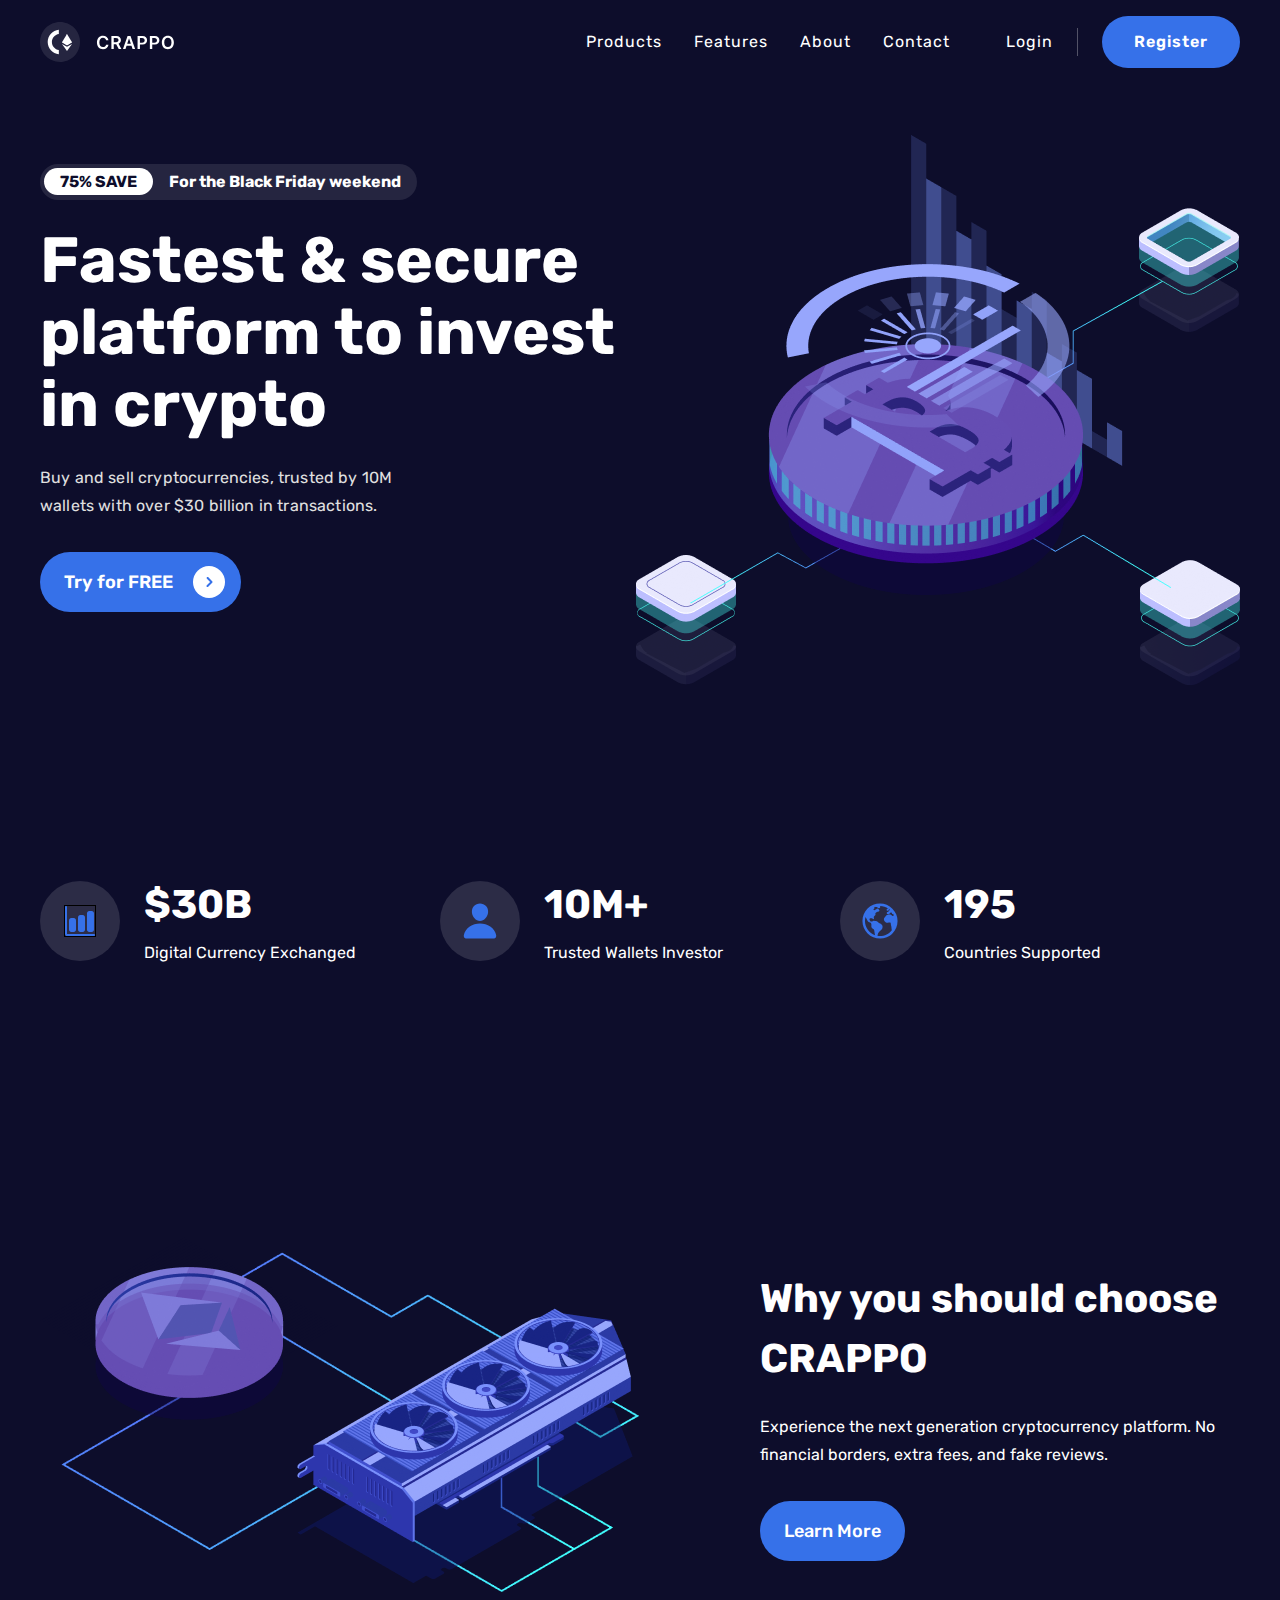
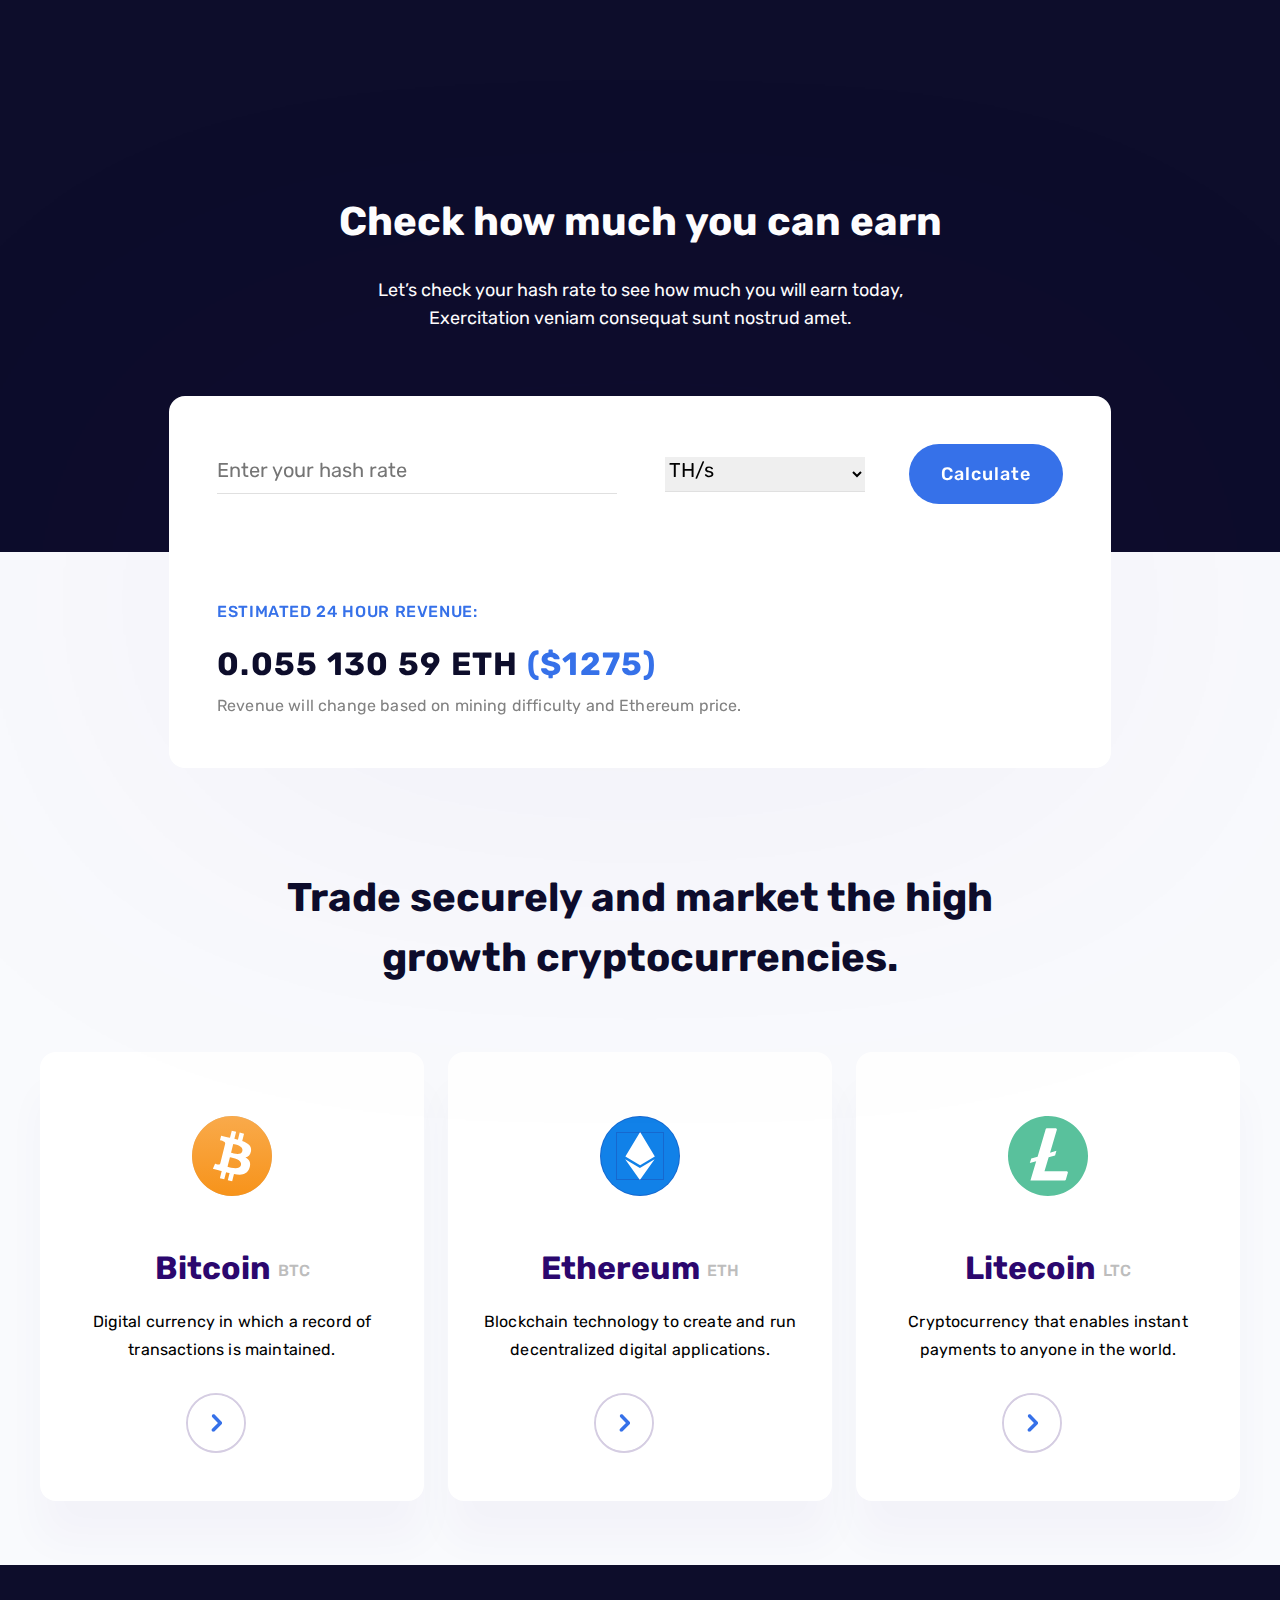
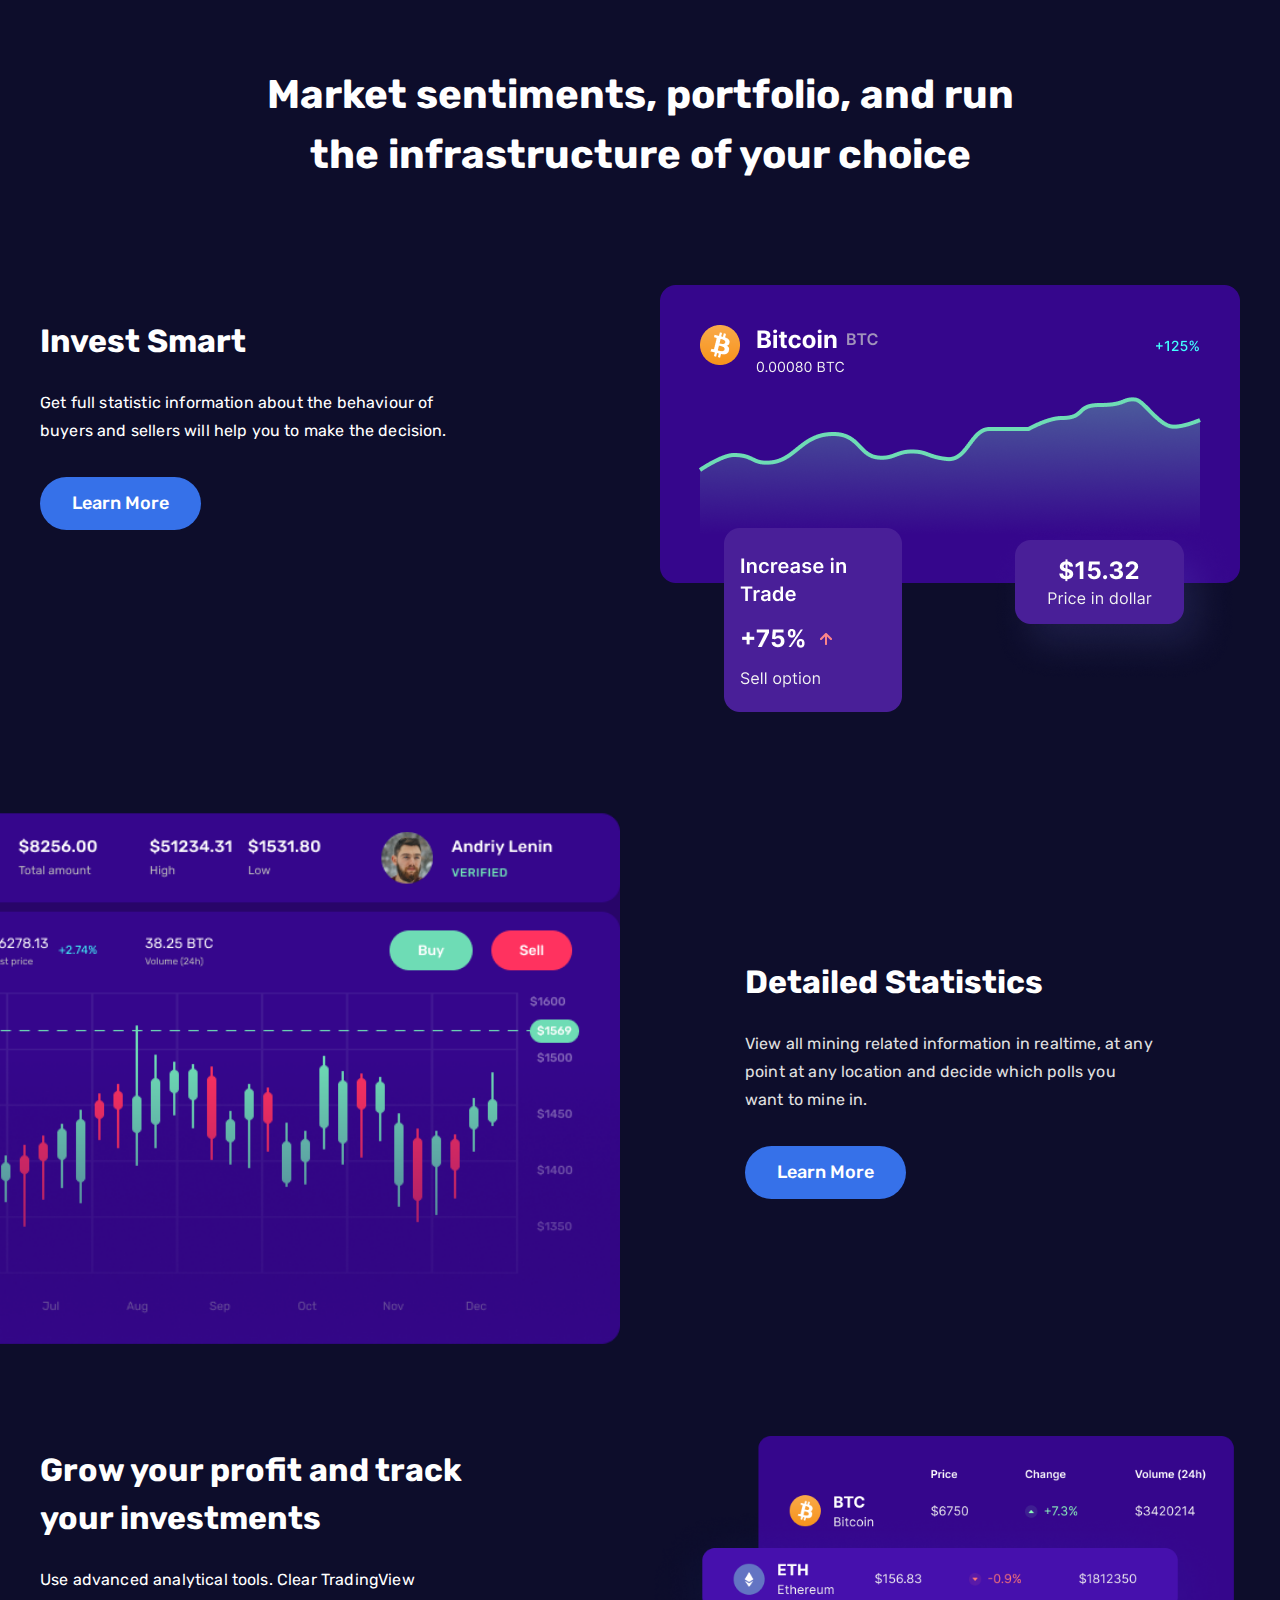
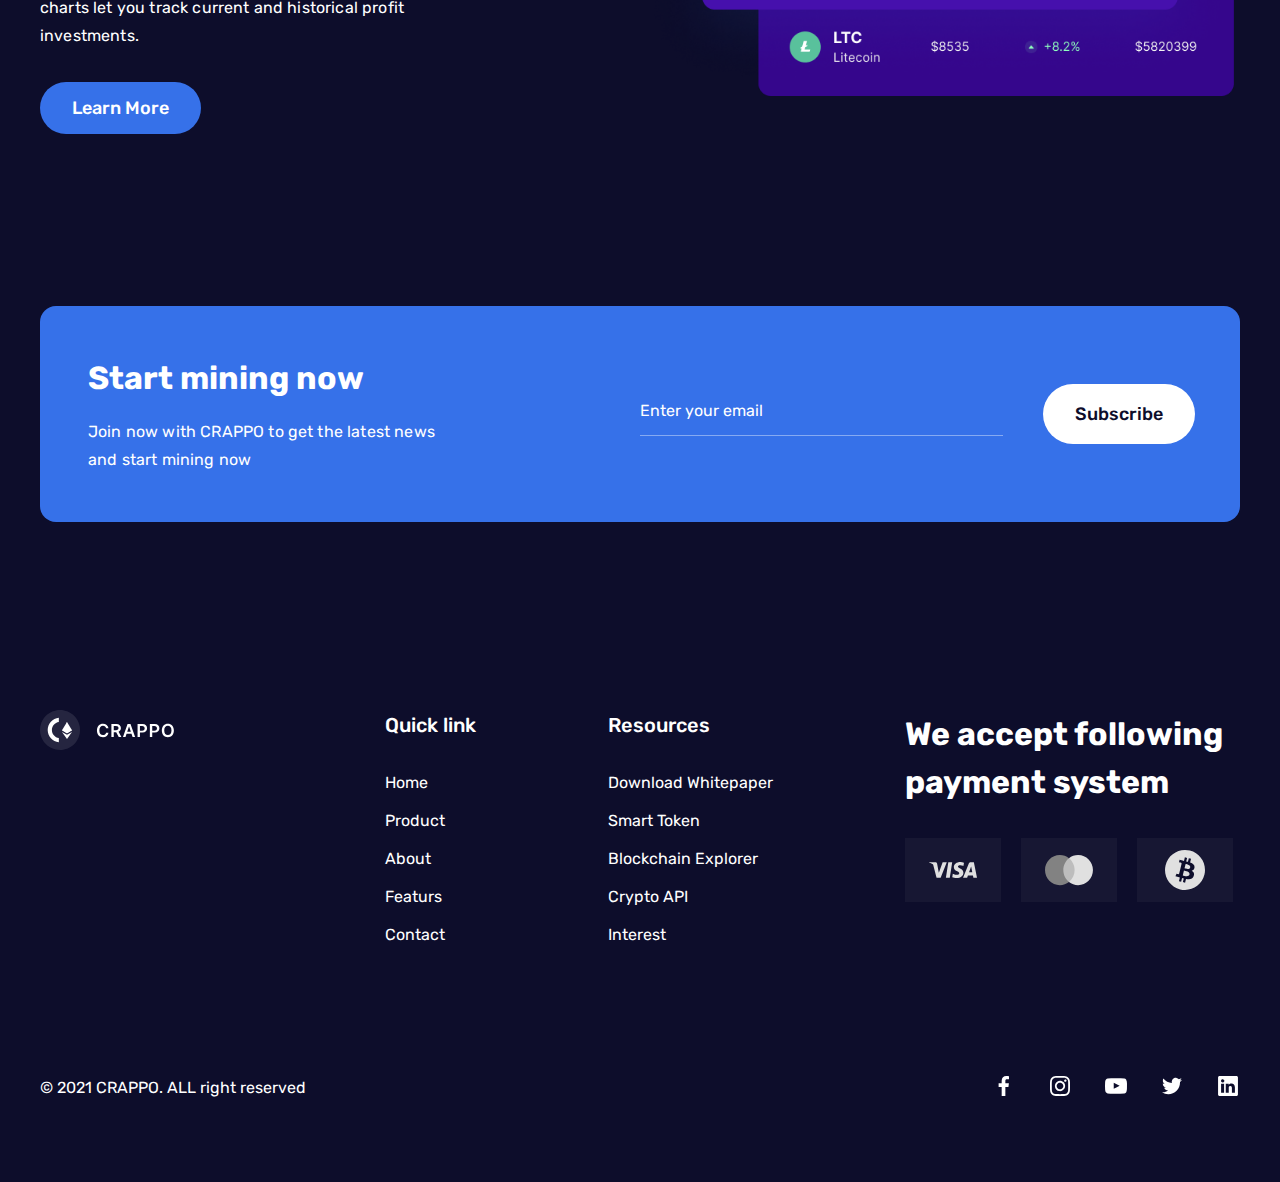
<file: index.html>
<!DOCTYPE html>
<html>
  <head>
    <!-- meta -->
    <meta charset="UTF-8" />
    <meta name="viewport" content="width=device-width, initial-scale=1.0" />

    <!-- title -->
    <title>crappo</title>

    <!-- favicon -->
    <link rel="icon" href="assets/image/icon/favicon.ico" />

    <!-- css -->
    <link rel="stylesheet" href="assets/css/normalize.css" />
    <link rel="stylesheet" href="assets/css/style.css" />
  </head>
  <body>
    <!-- header -->
    <div class="header">
      <div class="container">
        <div class="header-wrapper">
          <!-- logo -->
          <div class="logo">
            <a class="logo-link" href="#">
              <img
                class="logo-img"
                src="assets/images/logo/crappo.svg"
                alt="crappo"
              />
            </a>
          </div>

          <!-- burger-menu -->
          <button class="burger-menu" id="buttonMenu" type="button">
            <span class="burger-menu-bar"></span>
            <span class="burger-menu-bar"></span>
            <span class="burger-menu-bar"></span>
          </button>

          <!-- header-btn -->
          <a class="header-btn">
            <img src="assets/images/icon/register.svg" alt="register" />
            <span>Register</span>
          </a>

          <!-- nav -->
          <div class="nav">
            <!-- menu -->
            <ul class="menu" id="mobileMenu">
              <li class="menu-item">
                <a class="menu-link" href="products.html">Products</a>
              </li>
              <li class="menu-item">
                <a class="menu-link" href="featurs.html">Features</a>
              </li>
              <li class="menu-item">
                <a class="menu-link" href="about.html">About</a>
              </li>
              <li class="menu-item">
                <a class="menu-link" href="contact.html">Contact</a>
              </li>
              <li class="menu-item">
                <a class="menu-link" href="login.html">Login</a>
              </li>
            </ul>
          </div>
        </div>
      </div>
    </div>

    <!-- main -->
    <div class="main">
      <!-- hero-banner -->
      <div class="hero-banner">
        <div class="container">
          <div class="hero-banner-inner">
            <div class="hero-banner-img">
              <img
                src="assets/images/dummy/hero-banner.png"
                alt="hero-banner-img"
              />
            </div>
            <div class="hero-banner-text">
              <h6 class="hero-banner-discount">
                <span>75% SAVE</span>For the Black Friday weekend
              </h6>
              <h1 class="hero-banner-title">
                Fastest & secure platform to invest in crypto
              </h1>
              <p class="hero-banner-description">
                Buy and sell cryptocurrencies, trusted by 10M wallets with over
                $30 billion in transactions.
              </p>
              <a class="hero-banner-link" href="#"
                >Try for FREE
                <img
                  src="assets/images/icon/arrow-right.svg"
                  alt="arrow-right"
                />
              </a>
            </div>
          </div>
        </div>
      </div>

      <!-- features -->
      <div class="features">
        <div class="container">
          <div class="features-list">
            <div class="features-item">
              <div class="features-img">
                <img
                  class="features-img-el"
                  src="assets/images/icon/chart.svg"
                  alt="chart"
                />
              </div>
              <div class="features-text">
                <h2 class="features-title">$30B</h2>
                <p class="features-desc">Digital Currency Exchanged</p>
              </div>
            </div>
            <div class="features-item">
              <div class="features-img">
                <img
                  class="features-img-el"
                  src="assets/images/icon/user.svg"
                  alt="user"
                />
              </div>
              <div class="features-text">
                <h2 class="features-title">10M+</h2>
                <p class="features-desc">Trusted Wallets Investor</p>
              </div>
            </div>
            <div class="features-item">
              <div class="features-img">
                <img
                  class="features-img-el"
                  src="assets/images/icon/earth.svg"
                  alt="earth"
                />
              </div>
              <div class="features-text">
                <h2 class="features-title">195</h2>
                <p class="features-desc">Countries Supported</p>
              </div>
            </div>
          </div>
        </div>
      </div>

      <!-- why-crappo -->
      <div class="why-crappo">
        <div class="container">
          <div class="why-crappo-inner">
            <div class="why-crappo-img">
              <img
                class="why-crappo-img-el"
                src="assets/images/dummy/why-crappo.png"
              />
            </div>
            <div class="why-crappo-text">
              <h2 class="why-crappo-title">Why you should choose CRAPPO</h2>
              <h6 class="why-crappo-desc">
                Experience the next generation cryptocurrency platform. No
                financial borders, extra fees, and fake reviews.
              </h6>
              <a href="#" class="why-crappo-link">Learn More</a>
            </div>
          </div>
        </div>
      </div>

      <!-- calculator -->
      <div class="calculator">
        <div class="container">
          <h2 class="calculator-title">Check how much you can earn</h2>
          <p class="calculator-desc">
            Let’s check your hash rate to see how much you will earn today,
            Exercitation veniam consequat sunt nostrud amet.
          </p>
          <div class="calculator-box">
            <form class="calculator-form">
              <div class="calculator-rate">
                <div class="calculator-group">
                  <input
                    class="calculator-input"
                    type="text"
                    name="rate"
                    placeholder="Enter your hash rate"
                  />
                  <select class="calculator-select">
                    <option value="1">TH/s</option>
                    <option value="2">TH/m</option>
                    <option value="3">TH/h</option>
                    <option value="4">TH/mm</option>
                  </select>
                </div>

                <div class="calculator-action">
                  <button
                    class="calculator-btn"
                    type="button"
                    id="calculatorBtn"
                  >
                    Calculate
                  </button>
                </div>
              </div>
            </form>

            <div class="calculator-text">
              <h5 class="calculator-estimated">ESTIMATED 24 HOUR REVENUE:</h5>
              <h3 class="calculator-eth">
                0.055 130 59 ETH <span>($1275)</span>
              </h3>
              <p class="calculator-info">
                Revenue will change based on mining difficulty and Ethereum
                price.
              </p>
            </div>
          </div>
        </div>
      </div>

      <!-- crypto -->
      <div class="crypto">
        <div class="container">
          <h2 class="crypto-title">
            Trade securely and market the high growth cryptocurrencies.
          </h2>

          <!-- crypto-list -->
          <div class="crypto-list">
            <!-- crypto-item 1 -->
            <div class="crypto-item">
              <!-- crypto-box -->
              <div class="crypto-box">
                <!-- crypto-logo -->
                <div class="crypto-logo">
                  <!-- crypto-logo -->
                  <img
                    class="crypto-logo-el"
                    src="assets/images/icon/bitcoin.svg"
                    alt="Bitcoin"
                  />
                </div>
                <h3 class="crypto-name">Bitcoin <span>BTC</span></h3>
                <p class="crypto-desc">
                  Digital currency in which a record of transactions is
                  maintained.
                </p>
                <div class="crypto-action">
                  <button class="crypto-btn">
                    <span>Start mining</span>
                    <img
                      class="crypto-icon-el"
                      src="assets/images/icon/arrow-right.svg"
                    />
                  </button>
                </div>
              </div>
            </div>
            <!-- crypto-item 2 -->
            <div class="crypto-item">
              <!-- crypto-box -->
              <div class="crypto-box">
                <!-- crypto-logo -->
                <div class="crypto-logo">
                  <img
                    class="crypto-logo-el"
                    src="assets/images/icon/ethereum.svg"
                    alt="Bitcoin"
                  />
                </div>
                <h3 class="crypto-name">Ethereum <span>ETH</span></h3>
                <p class="crypto-desc">
                  Blockchain technology to create and run decentralized digital
                  applications.
                </p>
                <div class="crypto-action">
                  <button class="crypto-btn">
                    <span>Start mining</span>
                    <img
                      class="crypto-icon-el"
                      src="assets/images/icon/arrow-right.svg"
                      alt="Ethereum"
                    />
                  </button>
                </div>
              </div>
            </div>
            <!-- crypto-item 3 -->
            <div class="crypto-item">
              <!-- crypto-box -->
              <div class="crypto-box">
                <!-- crypto-logo -->
                <div class="crypto-logo">
                  <img
                    class="crypto-logo-el"
                    src="assets/images/icon/litecoin.svg"
                    alt="litecoin"
                  />
                </div>
                <h3 class="crypto-name">Litecoin <span>LTC</span></h3>
                <p class="crypto-desc">
                  Cryptocurrency that enables instant payments to anyone in the
                  world.
                </p>
                <div class="crypto-action">
                  <button class="crypto-btn">
                    <span>Start mining</span>
                    <img
                      class="crypto-icon-el"
                      src="assets/images/icon/arrow-right.svg"
                    />
                  </button>
                </div>
              </div>
            </div>
          </div>
        </div>
      </div>

      <!-- market -->
      <div class="market">
        <div class="container">
          <!-- market-title -->
          <h2 class="market-title">
            Market sentiments, portfolio, and run the infrastructure of your
            choice
          </h2>
          <!-- market-inner -->
          <div class="market-inner">
            <!-- market-image -->
            <div class="market-image">
              <img
                class="market-image-el"
                src="assets/images/dummy/chart.png"
                alt="chart"
              />
            </div>
            <!-- market-text -->
            <div class="market-text">
              <!-- market-name -->
              <h3 class="market-name">Invest Smart</h3>
              <!-- market-desc -->
              <p class="market-desc">
                Get full statistic information about the behaviour of buyers and
                sellers will help you to make the decision.
              </p>
              <!-- market-btn -->
              <button class="market-btn">Learn More</button>
            </div>
          </div>
        </div>
      </div>

      <!-- statistics -->
      <div class="statistics">
        <!-- statistics-container -->
        <div class="container">
          <!-- statitstics-inner -->
          <div class="statistics-inner">
            <!-- statistics-image -->
            <div class="statistics-image">
              <img
                class="statistics-image-el"
                src="assets/images/dummy/graph.png"
                alt="alt"
              />
            </div>

            <!-- statistics-text -->
            <div class="statistics-text">
              <h3 class="statistics-name">Detailed Statistics</h3>

              <!-- statistics-desc -->
              <p class="statistics-desc">
                View all mining related information in realtime, at any point at
                any location and decide which polls you want to mine in.
              </p>

              <!-- statistics-button -->
              <button class="statistics-btn">Learn More</button>
            </div>
          </div>
        </div>
      </div>

      <!-- grow -->
      <div class="grow">
        <!-- grow-container -->
        <div class="container">
          <!-- grow-inner -->
          <div class="grow-inner">
            <!-- image -->
            <div class="grow-image">
              <img
                class="grow-image-el"
                src="assets/images/dummy/table.png"
                alt="graph"
              />
            </div>
            <!-- grow-text -->
            <div class="grow-text">
              <!-- grow-name -->
              <h3 class="grow-name">
                Grow your profit and track your investments
              </h3>
              <!-- grow-desc -->
              <p class="grow-desc">
                Use advanced analytical tools. Clear TradingView charts let you
                track current and historical profit investments.
              </p>
              <!-- grow-btn -->
              <button class="grow-btn">Learn More</button>
            </div>
          </div>
        </div>
      </div>

      <!-- mining -->
      <div class="mining">
        <div class="container">
          <!-- mining-box -->
          <div class="mining-box">
            <!--mining-text-->
            <div class="mining-text">
              <div class="mining-wrap">
                <!-- mining-name -->
                <h3 class="mining-name">Start mining now</h3>
                <p class="mining-desc">
                  Join now with CRAPPO to get the latest news and start mining
                  now
                </p>
              </div>
            </div>
            <!-- mining-form -->
            <div class="mining-form">
              <!-- mining-email -->
              <div class="mining-email">
                <input
                  class="mining-input"
                  type="text"
                  name="email"
                  placeholder="Enter your email"
                />
              </div>
              <!--mining-action -->
              <div class="mining-action">
                <button class="mining-btn">Subscribe</button>
              </div>
            </div>
          </div>
        </div>
      </div>
    </div>

    <!-- footer -->
    <div class="footer">
      <div class="container">
        <!-- footer-top -->
        <div class="footer-top">
          <div class="footer-inner">
            <!-- footer-logo -->
            <div class="footer-logo">
              <a class="foooter-logo-link" href="#">
                <img
                  class="footer-logo-img"
                  src="assets/images/logo/crappo.svg"
                  alt="crappo"
                />
              </a>
            </div>

            <!-- footer-menu -->
            <div class="footer-menu">
              <!-- footer-menu-section-->
              <div class="footer-menu-section">
                <h4 class="footer-menu-title">Quick link</h4>
                <ul class="footer-menu-list">
                  <li class="footer-menu-item">
                    <a class="footer-menu-link" href="#">Home</a>
                  </li>
                  <li class="footer-menu-item">
                    <a class="footer-menu-link" href="#">Product</a>
                  </li>
                  <li class="footer-menu-item">
                    <a class="footer-menu-link" href="#">About</a>
                  </li>
                  <li class="footer-menu-item">
                    <a class="footer-menu-link" href="#">Featurs</a>
                  </li>
                  <li class="footer-menu-item">
                    <a class="footer-menu-link" href="#">Contact</a>
                  </li>
                </ul>
              </div>

              <!-- footer-menu-section -->
              <div class="footer-menu-section">
                <h4 class="footer-menu-title">Resources</h4>
                <ul class="footer-menu-list">
                  <li class="footer-menu-item">
                    <a class="footer-menu-link" href="#">Download Whitepaper</a>
                  </li>
                  <li class="footer-menu-item">
                    <a class="footer-menu-link" href="#">Smart Token</a>
                  </li>
                  <li class="footer-menu-item">
                    <a class="footer-menu-link" href="#">Blockchain Explorer</a>
                  </li>
                  <li class="footer-menu-item">
                    <a class="footer-menu-link" href="#">Crypto API</a>
                  </li>
                  <li class="footer-menu-item">
                    <a class="footer-menu-link" href="#">Interest</a>
                  </li>
                </ul>
              </div>
              <div class="footer-payment">
                <h3 class="footer-payment-title">
                  We accept following payment system
                </h3>
                <ul class="footer-payment-list">
                  <li class="footer-payment-item">
                    <a class="footer-payment-link" href="#">
                      <img
                        class="footer-payment-img"
                        src="assets/images/icon/visa.svg"
                        alt="Visa"
                      />
                    </a>
                  </li>

                  <li class="footer-payment-item">
                    <a class="footer-payment-link" href="#">
                      <img
                        class="footer-payment-img"
                        src="assets/images/icon/mastercard.svg"
                        alt="Mastercard"
                      />
                    </a>
                  </li>
                  <li class="footer-payment-item">
                    <a class="footer-payment-link" href="#">
                      <img
                        class="footer-payment-img"
                        src="assets/images/icon/bitcoin-white.svg"
                        alt="Bitcoin"
                      />
                    </a>
                  </li>
                </ul>
              </div>
            </div>
          </div>
        </div>
        <!-- footer-bottom -->
        <div class="footer-bottom">
          <div class="footer-inner">
            <p class="footer-copyright">
              &copy; 2021 CRAPPO. ALL right reserved
            </p>
            <ul class="footer-socmed">
              <li class="footer-socmed-item">
                <a class="footer-socmed-link" href="#">
                  <img
                    class="footer-socmed-img"
                    src="assets/images/icon/facebook.svg"
                    alt="Facebook"
                  />
                </a>
              </li>
              <li class="footer-socmed-item">
                <a class="footer-socmed-link" href="#">
                  <img
                    class="footer-socmed-img"
                    src="assets/images/icon/instagram.svg"
                    alt="Instagram"
                  />
                </a>
              </li>
              <li class="footer-socmed-item">
                <a class="footer-socmed-link" href="#">
                  <img
                    class="footer-socmed-img"
                    src="assets/images/icon/youtube.svg"
                    alt="Youtube"
                  />
                </a>
              </li>
              <li class="footer-socmed-item">
                <a class="footer-socmed-link" href="#">
                  <img
                    class="footer-socmed-img"
                    src="assets/images/icon/twitter.svg"
                    alt="Twitter"
                  />
                </a>
              </li>
              <li class="footer-socmed-item">
                <a class="footer-socmed-link" href="#">
                  <img
                    class="footer-socmed-img"
                    src="assets/images/icon/linkedin.svg"
                    alt="Linkedin"
                  />
                </a>
              </li>
            </ul>
          </div>
        </div>
      </div>
    </div>

    <!-- script -->
    <script src="assets/js/app.min.js"></script>
  </body>
</html>
</file>
<file: assets/css/style.css>
/* fonts */
@font-face {
  font-family: "Rubik";
  src: url("../fonts/Rubik-Bold.eot");
  src: url("../fonts/Rubik-Bold.eot?#iefix") format("embedded-opentype"),
    url("../fonts/Rubik-Bold.woff2") format("woff2"),
    url("../fonts/Rubik-Bold.woff") format("woff"),
    url("../fonts/Rubik-Bold.ttf") format("truetype"),
    url("../fonts/Rubik-Bold.svg#Rubik-Bold") format("svg");
  font-weight: 700;
  font-style: normal;
  font-display: swap;
}

@font-face {
  font-family: "Rubik";
  src: url("../fonts/Rubik-Italic.eot");
  src: url("../fonts/Rubik-Italic.eot?#iefix") format("embedded-opentype"),
    url("../fonts/Rubik-Italic.woff2") format("woff2"),
    url("../fonts/Rubik-Italic.woff") format("woff"),
    url("../fonts/Rubik-Italic.ttf") format("truetype"),
    url("../fonts/Rubik-Italic.svg#Rubik-Italic") format("svg");
  font-weight: 400;
  font-style: italic;
  font-display: swap;
}

@font-face {
  font-family: "Rubik";
  src: url("../fonts/Rubik-Medium.eot");
  src: url("../fonts/Rubik-Medium.eot?#iefix") format("embedded-opentype"),
    url("../fonts/Rubik-Medium.woff2") format("woff2"),
    url("../fonts/Rubik-Medium.woff") format("woff"),
    url("../fonts/Rubik-Medium.ttf") format("truetype"),
    url("../fonts/Rubik-Medium.svg#Rubik-Medium") format("svg");
  font-weight: 500;
  font-style: normal;
  font-display: swap;
}

@font-face {
  font-family: "Rubik";
  src: url("../fonts/Rubik-MediumItalic.eot");
  src: url("../fonts/Rubik-MediumItalic.eot?#iefix") format("embedded-opentype"),
    url("../fonts/Rubik-MediumItalic.woff2") format("woff2"),
    url("../fonts/Rubik-MediumItalic.woff") format("woff"),
    url("../fonts/Rubik-MediumItalic.ttf") format("truetype"),
    url("../fonts/Rubik-MediumItalic.svg#Rubik-MediumItalic") format("svg");
  font-weight: 500;
  font-style: italic;
  font-display: swap;
}

@font-face {
  font-family: "Rubik";
  src: url("../fonts/Rubik-BoldItalic.eot");
  src: url("../fonts/Rubik-BoldItalic.eot?#iefix") format("embedded-opentype"),
    url("../fonts/Rubik-BoldItalic.woff2") format("woff2"),
    url("../fonts/Rubik-BoldItalic.woff") format("woff"),
    url("../fonts/Rubik-BoldItalic.ttf") format("truetype"),
    url("../fonts/Rubik-BoldItalic.svg#Rubik-BoldItalic") format("svg");
  font-weight: 700;
  font-style: italic;
  font-display: swap;
}

@font-face {
  font-family: "Rubik";
  src: url("../fonts/Rubik-SemiBold.eot");
  src: url("../fonts/Rubik-SemiBold.eot?#iefix") format("embedded-opentype"),
    url("../fonts/Rubik-SemiBold.woff2") format("woff2"),
    url("../fonts/Rubik-SemiBold.woff") format("woff"),
    url("../fonts/Rubik-SemiBold.ttf") format("truetype"),
    url("../fonts/Rubik-SemiBold.svg#Rubik-SemiBold") format("svg");
  font-weight: 600;
  font-style: normal;
  font-display: swap;
}

@font-face {
  font-family: "Rubik";
  src: url("../fonts/Rubik-SemiBoldItalic.eot");
  src: url("../fonts/Rubik-SemiBoldItalic.eot?#iefix")
      format("embedded-opentype"),
    url("../fonts/Rubik-SemiBoldItalic.woff2") format("woff2"),
    url("../fonts/Rubik-SemiBoldItalic.woff") format("woff"),
    url("../fonts/Rubik-SemiBoldItalic.ttf") format("truetype"),
    url("../fonts/Rubik-SemiBoldItalic.svg#Rubik-SemiBoldItalic") format("svg");
  font-weight: 600;
  font-style: italic;
  font-display: swap;
}

@font-face {
  font-family: "Rubik";
  src: url("../fonts/Rubik-Regular.eot");
  src: url("../fonts/Rubik-Regular.eot?#iefix") format("embedded-opentype"),
    url("../fonts/Rubik-Regular.woff2") format("woff2"),
    url("../fonts/Rubik-Regular.woff") format("woff"),
    url("../fonts/Rubik-Regular.ttf") format("truetype"),
    url("../fonts/Rubik-Regular.svg#Rubik-Regular") format("svg");
  font-weight: 400;
  font-style: normal;
  font-display: swap;
}

/* end fonts */

/* global */
* {
  -webkit-box-sizing: border-box;
  -moz-box-sizing: border-box;
  -ms-box-sizing: border-box;
  -o-box-sizing: border-box;
  box-sizing: border-box;
}

body {
  font-family: "rubik", sans-serif;
  font-size: 16px;
  line-height: 1.75;
  font-weight: 400;
  background-color: #0d0d2b;
}
img {
  max-width: 100%;
}
.container {
  width: 100%;
  max-width: 1200px;
  margin-left: auto;
  margin-right: auto;
}
/* header */
.header {
  padding-top: 16px;
  padding-bottom: 16px;
  position: fixed;
  top: 0;
  left: 0;
  width: 100%;
  background-color: #0d0d2b;
  z-index: 9;
}
.header-btn img {
  display: none;
}
.burger-menu {
  display: none;
}
.logo {
  float: left;
  padding-top: 6px;
  padding-bottom: 6px;
}
.logo-link {
  display: block;
}
.logo-img {
  display: block;
}
.nav {
  float: right;
  font-size: 0;
  padding-top: 12px;
  padding-bottom: 12px;
}

.menu {
  display: inline-block;
  vertical-align: middle;
  list-style: none;
  padding: 0;
  margin: 0 24px 0 0;
  padding-right: 24px;
  border-right: 1px solid rgba(242, 242, 242, 0.3);
}
.menu-item {
  display: inline-block;
  vertical-align: middle;
  margin-right: 32px;
}
.menu-item:last-child {
  margin-right: 0;
}
.menu-item:nth-last-child(2) {
  margin-right: 56px;
}
.menu-link {
  text-decoration: none;
  color: #fff;
  font-size: 16px;
  line-height: 28px;
  letter-spacing: 1px;
  display: block;
}
.header-btn {
  float: right;
  border: 0;
  outline: 0;
  font-size: 16px;
  line-height: 24px;
  font-weight: 600;
  letter-spacing: 1px;
  text-decoration: none;
  color: #fff;
  background-color: #3671e9;
  padding: 14px 32px;
  border-radius: 32px;
  transition: all 0.3s ease;
}
.header-btn:hover {
  background-color: #fff;
  color: #3671e9;
}

/* main */
.hero-banner {
  padding-bottom: 100px;
  padding-top: 100px;
}
.hero-banner-inner::after {
  content: "";
  clear: both;
  display: table;
}
.hero-banner-text {
  float: left;
  width: 48%;
  padding-top: 64px;
  padding-bottom: 64px;
}

.hero-banner-img {
  float: right;
  width: 52%;
  text-align: right;
}

.hero-banner-discount {
  background: rgba(255, 255, 255, 0.1);
  color: #fff;
  padding: 4px 16px 4px 4px;
  display: inline-block;
  vertical-align: middle;
  font-size: 16px;
  margin-bottom: 24px;
  margin-top: 0;
  border-radius: 32px;
}

.hero-banner-discount span {
  color: #0d0d2b;
  background-color: #fff;
  padding: 4px 16px;
  border-radius: 32px;
  margin-right: 16px;
}

.hero-banner-title {
  color: #fff;
  font-size: 64px;
  line-height: 72px;
  font-weight: 700;
  margin-top: 0;
  margin-bottom: 24px;
}

.hero-banner-description {
  color: #e0e0e0;
  font-size: 16px;
  margin-top: 0;
  letter-spacing: 0.16px;
  line-height: 28px;
  max-width: 400px;
  margin-bottom: 32px;
}

.hero-banner-link {
  color: #fff;
  background-color: #3671e9;
  padding: 16px 68px 16px 24px;
  border-radius: 32px;
  font-size: 18px;
  font-weight: 600;
  line-height: 28px;
  text-decoration: none;
  position: relative;
  display: inline-block;
  vertical-align: middle;
  transition: all 0.3s ease;
}

.hero-banner-link:hover {
  background-color: #2b076e;
}

.hero-banner-link img {
  position: absolute;
  top: 50%;
  transform: translateY(-50%);
  right: 16px;
  z-index: 1;
}

/* features */

.features {
  padding-top: 80px;
  padding-bottom: 80px;
}
.features-list {
  font-size: 0;
}

.features-item {
  display: inline-block;
  vertical-align: middle;
  width: 33.3333333%;
  font-size: 0;
  position: relative;
}

.features-img {
  background-color: #2c2c46;
  width: 80px;
  height: 80px;
  border-radius: 50%;
  position: absolute;
  top: 50%;
  left: 0;
  transform: translateY(-50%);
}

.features-img-el {
  position: absolute;
  top: 50%;
  left: 50%;
  transform: translate(-50%, -50%);
}

.features-text {
  padding-left: 104px;
  padding-right: 16px;
}

.features-title {
  font-size: 40px;
  line-height: 60px;
  font-weight: 700;
  color: #fff;
  margin-bottom: 4px;
  margin-top: 0;
}

.features-desc {
  color: #fff;
  font-size: 16px;
  margin-top: 0;
  margin-bottom: 0;
}

/* why-crappo */

.why-crappo {
  padding-top: 190px;
  padding-bottom: 100px;
}
.why-crappo-inner {
  font-size: 0;
}
.why-crappo-img {
  display: inline-block;
  vertical-align: middle;
  width: 60%;
  padding-right: 80px;
}

.why-crappo-text {
  display: inline-block;
  vertical-align: middle;
  width: 40%;
}

.why-crappo-title {
  color: #fff;
  font-size: 40px;
  font-weight: 700;
  margin-top: 0;
  line-height: 60px;
  margin-bottom: 24px;
}

.why-crappo-desc {
  color: #fff;
  font-size: 16px;
  font-weight: 400;
  line-height: 28px;
  margin-top: 0;
  margin-bottom: 32px;
}

.why-crappo-link {
  color: #fff;
  background: #3671e9;
  padding: 16px 24px;
  display: inline-block;
  vertical-align: middle;
  font-size: 18px;
  text-decoration: none;
  border-radius: 32px;
  line-height: 28px;
  font-weight: 500;
  min-width: 145px;
  text-align: center;
  transition: all 0.3s ease;
}

.why-crappo-link:hover {
  background-color: #fff;
  color: #3671e9;
}

/* calculator */

.calculator {
  padding-top: 100px;
}

.calculator-form {
  margin-bottom: 96px;
}

.calculator-rate {
  font-size: 0;
}

.calculator-group {
  display: inline-block;
  vertical-align: middle;
  width: 80%;
  font-size: 0;
}

.calculator-input {
  border: 0;
  border-bottom: 1px solid #e0e0e0;
  font-size: 20px;
  font-weight: 400;
  line-height: 30px;
  padding: 0 0 8px 0;
  width: 400px;
  display: inline-block;
  vertical-align: middle;
  outline: 0;
  margin-right: 48px;
}

.calculator-select {
  border: 0;
  border-bottom: 1px solid #e0e0e0;
  font-size: 20px;
  font-weight: 400;
  line-height: 30px;
  padding: 0 0 8px 0;
  width: 200px;
  display: inline-block;
  vertical-align: middle;
  outline: 0;
}
.calculator-action {
  display: inline-block;
  vertical-align: middle;
  text-align: right;
  width: 20%;
}

.calculator-title {
  color: #fff;
  text-align: center;
  font-size: 40px;
  font-weight: 700;
  line-height: 60px;
  margin-top: 0;
  margin-bottom: 24px;
}

.calculator-desc {
  color: #fff;
  text-align: center;
  font-size: 18px;
  line-height: 28px;
  font-weight: 400;
  max-width: 600px;
  margin: 0 auto 64px auto;
}

.calculator-box {
  background-color: #fff;
  border-radius: 16px;
  padding: 48px;
  max-width: 942px;
  margin-left: auto;
  margin-right: auto;
  margin-bottom: -216px;
  filter: drop-shadow(0px 20px 200px rgba(57, 23, 119, 0.05));
}

.calculator-btn {
  color: #fff;
  background-color: #3671e9;
  display: inline-block;
  vertical-align: middle;
  border: 0;
  outline: 0;
  font-size: 18px;
  line-height: 28px;
  font-weight: 500;
  letter-spacing: 1px;
  padding: 16px 32px;
  border-radius: 32px;
  transition: all 0.3s ease;
}

.calculator-btn:hover {
  background-color: #0d0d2b;
  color: #fff;
}

.calculator-estimated {
  color: #3671e9;
  font-size: 16px;
  font-weight: 500;
  line-height: 24px;
  letter-spacing: 0.64px;
  margin-top: 0;
  margin-bottom: 16px;
}

.calculator-eth {
  margin-top: 0px;
  margin-bottom: 4px;
  color: #0d0d2b;
  font-size: 32px;
  font-weight: 700;
  line-height: 48px;
  letter-spacing: 1.28px;
}

.calculator-eth span {
  color: #3671e9;
}

.calculator-info {
  margin-top: 0;
  margin-bottom: 0;
  font-size: 16px;
  font-weight: 400;
  line-height: 28px;
  letter-spacing: 0.16px;
  color: #828282;
}

/* crypto */

.crypto {
  padding-top: 316px;
  padding-bottom: 64px;
  background-color: #f9fafd;
}

.crypto-title {
  font-size: 40px;
  font-weight: 700;
  line-height: 60px;
  color: #0d0d2b;
  max-width: 741px;
  margin: 0 auto 64px;
  text-align: center;
}

/* list */
.crypto-list {
  font-size: 0;
  text-align: center;
  margin-left: -12px;
  margin-right: -12px;
}

/* item */
.crypto-item {
  display: inline-block;
  vertical-align: middle;
  width: 33.3333333%;
  padding-left: 12px;
  padding-right: 12px;
}

.crypto-box {
  padding: 64px 24px 48px;
  box-shadow: 0px 40px 40px 0px rgba(57, 23, 119, 0.03);
  border-radius: 16px;
  background-color: #fff;
  transition: all 0.3s ease;
}

.crypto-box:hover {
  background-color: #2b076e;
  color: #fff;
  transform: translateY(-12px);
  box-shadow: 0px 20px 40px 0px rgba(57, 23, 119, 0.25);
}
.crypto-box:hover .crypto-name {
  color: #fff;
}
.crypto-box:hover .crypto-btn span {
  display: inline-block;
  vertical-align: middle;
  opacity: 1;
  transition-delay: 0.2s;
}
.crypto-box:hover .crypto-btn {
  width: 205px;
  transition-delay: 0s;
}
.crypto-box:hover .crypto-icon-el {
  transform: translateY(-50%) scale(0.6);
}
.crypto-logo {
  margin-bottom: 48px;
}

.crypto-name {
  color: #2b076e;
  font-size: 32px;
  font-weight: 700;
  line-height: 48px;
  margin-top: 0;
  margin-bottom: 16px;
  transition: all 0.3s ease;
}

.crypto-name span {
  font-size: 16px;
  font-weight: 500;
  line-height: 28px;
  color: #bdbdbd;
  display: inline-block;
  vertical-align: middle;
}
.crypto-desc {
  font-size: 16px;
  line-height: 28px;
  letter-spacing: 0.16px;
  margin-top: 0;
  margin-bottom: 29px;
}
.crypto-btn {
  padding: 0;
  outline: 0;
  border: 0;
  position: relative;
  width: 60px;
  height: 60px;
  background-color: transparent;
  transition: all 0.3s ease 0.2s;
}
.crypto-btn span {
  font-size: 18px;
  font-weight: 500;
  line-height: 30px;
  color: #fff;
  min-width: 205px;
  display: inline-block;
  vertical-align: middle;
  background-color: #3671e9;
  padding: 14px 72px 16px 24px;
  border-radius: 32px;
  opacity: 0;
  transition: all 0.3s ease 0s;
}

.crypto-icon-el {
  width: 60px;
  display: inline-block;
  vertical-align: middle;
  border: 2px solid #d5cde2;
  border-radius: 50%;
  position: absolute;
  right: 16px;
  top: 50%;
  transform: translateY(-50%);
  transform-origin: right center;
  transition: all 0.3s ease;
}

/* market*/

.market {
  padding-top: 100px;
  padding-bottom: 64px;
}
.market-title {
  font-size: 40px;
  font-weight: 700;
  line-height: 60px;
  color: #fff;
  text-align: center;
  margin-top: 0;
  max-width: 758px;
  margin-left: auto;
  margin-right: auto;
  margin-bottom: 100px;
}

.market-inner::after {
  content: "";
  display: table;
  clear: both;
}

.market-text {
  float: left;
  width: 50%;
  color: #fff;
  padding-right: 146px;
  padding-top: 32px;
}

.market-name {
  font-size: 32px;
  font-weight: 700;
  line-height: 48px;
  margin-bottom: 24px;
  margin-top: 0;
}

.market-desc {
  font-size: 16px;
  font-weight: 400;
  line-height: 28px;
  letter-spacing: 0.16px;
  margin-bottom: 32px;
  margin-top: 0;
  max-width: 408px;
}

.market-btn {
  color: #fff;
  background-color: #3671e9;
  display: inline-block;
  vertical-align: middle;
  border: 0;
  outline: 0;
  font-size: 18px;
  font-weight: 500;
  padding: 16px 32px;
  border-radius: 32px;
  max-width: 408px;
  transition: all 0.3s ease;
}

.market-image {
  float: right;
  width: 50%;
  max-width: 580px;
}
.market-image-el {
  width: 100%;
}
/* statistics */

.statistics {
  padding-top: 104px;
  padding-bottom: 104px;
}

.statistics-inner {
  font-size: 0;
}

.statistics-image {
  display: inline-block;
  vertical-align: middle;
  width: 50%;
  padding-right: 20px;
}
.statistics-image-el {
  transform: scale(1.4);
  transform-origin: right center;
}

.statistics-text {
  display: inline-block;
  vertical-align: middle;
  width: 50%;
  color: #fff;
  padding-left: 105px;
}

.statistics-name {
  font-size: 32px;
  font-weight: 700;
  line-height: 48px;
  margin-bottom: 24px;
  margin-top: 0;
}

.statistics-desc {
  color: #e0e0e0;
  font-size: 16px;
  font-weight: 400;
  line-height: 28px;
  letter-spacing: 0.16px;
  margin-bottom: 32px;
  margin-top: 0;
  max-width: 408px;
}

.statistics-btn {
  color: #fff;
  background-color: #3671e9;
  display: inline-block;
  vertical-align: middle;
  border: 0;
  outline: 0;
  font-size: 18px;
  font-weight: 500;
  padding: 16px 32px;
  border-radius: 32px;
  max-width: 408px;
  transition: all 0.3s ease;
}

/* grow */

.grow {
  padding-top: 64px;
  padding-bottom: 108px;
}
.grow-inner {
  font-size: 0;
}
.grow-inner::after {
  content: "";
  display: table;
  clear: both;
}
.grow-text {
  float: left;
  padding-top: 10px;
  width: 50%;
  color: #fff;
  padding-right: 146px;
}

.grow-name {
  font-size: 32px;
  font-weight: 700;
  line-height: 48px;
  margin-bottom: 24px;
  margin-top: 0;
}

.grow-desc {
  font-size: 16px;
  font-weight: 400;
  line-height: 28px;
  letter-spacing: 0.16px;
  margin-bottom: 32px;
  margin-top: 0;
  max-width: 408px;
}

.grow-btn {
  color: #fff;
  background-color: #3671e9;
  display: inline-block;
  vertical-align: middle;
  border: 0;
  outline: 0;
  font-size: 18px;
  font-weight: 500;
  padding: 16px 32px;
  border-radius: 32px;
  max-width: 408px;
  transition: all 0.3s ease;
}
.grow-image {
  float: right;
  width: 50%;
  max-width: 682px;
}

/* mining */

.mining {
  padding-top: 64px;
  padding-bottom: 108px;
}

.mining-box {
  max-width: 1200px;
  width: 100%;
  background-color: #3671e9;
  border-radius: 16px;
  font-size: 0;
  padding: 48px;
}

.mining-text {
  display: inline-block;
  vertical-align: middle;
  width: 50%;
}
.mining-wrap {
  max-width: 348px;
}
.mining-name {
  font-size: 32px;
  font-weight: 700;
  line-height: 48px;
  color: #fff;
  margin-top: 0;
  margin-bottom: 16px;
}

.mining-desc {
  font-size: 16px;
  font-weight: 400;
  line-height: 28px;
  letter-spacing: 0.16px;
  color: #fff;
  margin-top: 0;
  margin-bottom: 0;
}

.mining-form {
  display: inline-block;
  vertical-align: middle;
  width: 50%;
  font-size: 0;
}

.mining-action {
  display: inline-block;
  vertical-align: middle;
  width: 27%;
}
.mining-email {
  display: inline-block;
  vertical-align: middle;
  width: 73%;
  padding-right: 40px;
}

.mining-input {
  border: 0;
  border-bottom: 1px solid #86aaf2;
  font-size: 16px;
  font-weight: 400;
  line-height: 35px;
  padding: 0 0 7px 0;
  background-color: #3671e9;
  color: #fff;
  display: block;
  width: 100%;
  outline: 0;
}
.mining-input::placeholder {
  /* Chrome, Firefox, Opera, Safari 10.1+ */
  color: #fff;
  opacity: 1; /* Firefox */
}

.mining-input:-ms-input-placeholder {
  /* Internet Explorer 10-11 */
  color: #fff;
}

.mining-input::-ms-input-placeholder {
  /* Microsoft Edge */
  color: #fff;
}

.mining-btn {
  font-size: 18px;
  font-weight: 500;
  line-height: 28px;
  color: #0d0d2b;
  background-color: #fff;
  border: 0;
  outline: 0;
  font-size: 18px;
  font-weight: 500;
  padding: 16px 32px;
  border-radius: 32px;
  max-width: 408px;
}

/* footer*/
.footer {
  font-size: 0;
  padding-top: 80px;
  padding-bottom: 80px;
}

.footer-top {
  margin-bottom: 120px;
}

.footer-logo {
  float: left;
}

.footer-logo-link {
  display: block;
}

.footer-logo.img {
  display: block;
}

.footer-menu {
  float: right;
}

.footer-inner::after {
  content: "";
  display: table;
  clear: both;
}

.footer-menu::after {
  content: "";
  display: table;
  clear: both;
}

.footer-menu-section {
  float: left;
  margin-right: 132px;
}

.footer-payment {
  float: left;
  max-width: 335px;
}

.footer-menu-title {
  color: #fff;
  font-size: 20px;
  line-height: 30px;
  font-weight: 500;
  margin-bottom: 24px;
  margin-top: 0;
}

.footer-menu-list {
  list-style: none;
  margin: 0;
  padding: 0;
}

.footer-menu-link {
  color: #fff;
  text-decoration: none;
  line-height: 38px;
  font-size: 16px;
}

.footer-payment-title {
  color: #fff;
  font-size: 32px;
  line-height: 48px;
  font-weight: 500px;
  margin-top: 0;
}

.footer-payment-list {
  list-style: none;
  padding: 0;
  margin: 0;
  font-size: 0;
}

.footer-payment-item {
  display: inline-block;
  vertical-align: middle;
  margin-right: 20px;
  background-color: rgba(224, 224, 224, 0.05);
}

.footer-payment-item:last-child {
  margin-right: 0;
}

.footer-payment-link {
  width: 96px;
  height: 64px;
  display: block;
  border-radius: 8px;
  position: relative;
  transition: all 0.3s ease;
}

.footer-payment-link:hover {
  box-shadow: 0 2px 16px rgba(255, 255, 255, 0.5);
}

.footer-payment-img {
  position: absolute;
  top: 50%;
  left: 50%;
  transform: translate(-50%, -50%);
}

.footer-copyright {
  color: #fff;
  float: left;
  margin-top: 0;
  margin-bottom: 0;
  font-size: 16px;
}

.footer-socmed {
  float: right;
  list-style: none;
  margin: 0;
  padding: 0;
  font-size: 0;
}

.footer-socmed-item {
  display: inline-block;
  vertical-align: middle;
  margin-right: 32px;
}

.footer-socmed-item:last-child {
  margin-right: 0;
}

/* RESPONSIVE */
@media only screen and (max-width: 1264px) {
  .container {
    padding-left: 32px;
    padding-right: 32px;
    max-width: initial;
  }
}

/* Large */
@media only screen and (max-width: 1199.98px) {
  /* hero-banner */
  .hero-banner-title {
    font-size: 56px;
    line-height: 64px;
  }
  /* market */
  .market-title {
    margin-bottom: 80px;
  }
  /* statistics */
  .statistics-image {
    padding-right: 0;
  }
  .statistics-image-el {
    transform: none;
  }
  /* footer */
  .footer {
    padding-top: 64px;
    padding-bottom: 64px;
  }
  .footer-top {
    margin-bottom: 104px;
  }
  .footer-menu-section {
    margin-right: 64px;
  }
  .footer-socmed {
    margin-top: 0;
    margin-bottom: 0;
  }
}

/* Medium */
@media only screen and (max-width: 991.98px) {
  .logo {
    padding-top: 0;
    padding-bottom: 0;
  }
  .header-btn span {
    display: none;
  }
  .header-btn img {
    display: block;
  }
  .burger-menu {
    display: block;
    float: right;
    border-radius: 32px;
    border: 0;
    outline: 0;
    width: 40px;
    height: 40px;
    background-color: #2b076e;
    padding: 0;
  }
  .burger-menu-bar {
    width: 16px;
    height: 2px;
    display: block;
    background-color: #fff;
    margin: 0 auto 4px;
  }
  .burger-menu-bar:last-child {
    margin-bottom: 0;
  }
  /* header-btn */
  .header-btn {
    border-radius: 50%;
    width: 40px;
    height: 40px;
    padding: 0;
    border: none;
    margin-right: 12px;
    position: relative;
  }
  .header-btn:hover {
    background-color: #2b076e;
  }
  .header-btn img {
    position: absolute;
    top: 50%;
    left: 50%;
    transform: translate(-50%, -50%);
  }
  .header .burger-menu-bar {
    transition: all 0.2s ease;
  }
  .show-navigation .header .burger-menu-bar:nth-child(1) {
    transform: translate(0, 6px) rotate(45deg);
    transition: 0.3s;
  }
  .show-navigation .header .burger-menu-bar:nth-child(2) {
    transform: scaleX(0);
    transition: 0.3s;
  }
  .show-navigation .header .burger-menu-bar:nth-child(3) {
    transform: translate(0, -6px) rotate(-45deg);
    transition: 0.3s;
  }
  .nav {
    width: 100%;
    padding: 0;
  }
  .menu {
    top: 72px;
    bottom: 0;
    position: fixed;
    left: 0;
    margin-right: 0;
    background-color: #0a0a21;
    width: 100%;
    padding: 24px 32px 32px;
    transform: translateX(100%);
    transition: all 0.75s ease;
  }
  .show-navigation .menu {
    transform: none;
    transition: all 0.75s ease;
  }
  .menu-item {
    display: block;
    margin-bottom: 16px;
    margin-right: 0;
  }
  .menu-item:last-child {
    margin-bottom: 0;
  }
  .menu-item:nth-last-child(2) {
    margin-right: 0;
  }
  .menu-link {
    padding: 8px;
  }
  /* features */
  .features {
    padding-top: 64px;
    padding-bottom: 64px;
    overflow: hidden;
  }
  .features-list {
    white-space: nowrap;
    overflow-x: auto;
    overflow-y: hidden;
    margin-left: -32px;
    margin-right: -32px;
    padding-left: 32px;
    padding-right: 32px;
  }
  .features-item {
    width: 320px;
  }
  .features-img {
    width: 72px;
    height: 72px;
  }
  .features-title {
    font-size: 32px;
    line-height: 40px;
  }

  /* hero-banner */
  .hero-banner {
    padding: 16px 0 54px;
    overflow: hidden;
  }
  .hero-banner-text {
    width: 100%;
    float: none;
    padding-top: 0;
    padding-bottom: 0;
  }
  .hero-banner-img {
    width: 100%;
    max-width: 500px;
    float: none;
    margin: 0 auto 32px;
  }
  .hero-banner-title {
    font-size: 40px;
    line-height: 48px;
  }
  /* why-crappo */
  .why-crappo {
    padding-top: 64px;
    padding-bottom: 56px;
  }
  .why-crappo-img {
    float: none;
    width: 100%;
    padding-right: 0;
    margin-bottom: 32px;
  }
  .why-crappo-img-el {
    width: 100%;
  }
  .why-crappo-text {
    float: none;
    width: 100%;
  }
  .why-crappo-title {
    line-height: 48px;
  }
  /* calculator */
  .calculator {
    padding-top: 64px;
    padding-bottom: 54px;
  }

  .calculator-form {
    margin-bottom: 56px;
  }
  .calculator-rate {
    font-size: 0;
    font-size: 20px;
    line-height: 30px;
  }
  .calculator-group {
    width: 100%;
    margin-bottom: 16px;
  }
  .calculator-input {
    float: left;
    width: 50%;
    padding-bottom: 0;
    margin-right: 0;
    font-size: 20px;
    line-height: 30px;
  }
  .calculator-select {
    float: right;
    width: 50%;
    padding-bottom: 0;
    font-size: 20px;
  }
  .calculator-action {
    text-align: center;
    width: 100%;
  }
  .calculator-btn {
    width: 100%;
  }
  .calculator-estimated {
    font-size: 16px;
    line-height: 40px;
    letter-spacing: 0;
  }
  .calculator-eth {
    font-size: 32px;
    line-height: 48px;
    margin-bottom: 4px;
    letter-spacing: 0;
    text-transform: uppercase;
  }
  .calculator-info {
    font-size: 16px;
    line-height: 32px;
  }

  /* crypto */
  .crypto {
    padding-top: 220px;
  }
  .crypto-title {
    padding-left: 32px;
    padding-right: 32px;
  }
  .crypto-list {
    padding-top: 32px;
    margin-left: 0;
    margin-right: 0;
  }
  .crypto-btn span {
    min-width: initial;
  }
  .crypto-item {
    width: 100%;
    padding-left: 0;
    padding-right: 0;
    margin-bottom: 32px;
  }
  .crypto-item:last-child {
    margin-bottom: 0;
  }
  .crypto-box {
    max-width: 100%;
  }

  /* Market */
  .market {
    padding-top: 64px;
    padding-bottom: 48px;
    background-color: #2b076e;
  }
  .market-title {
    margin-bottom: 56px;
  }
  .market-image {
    float: none;
    width: 100%;
    max-width: initial;
    margin-bottom: 32px;
  }
  .market-text {
    float: none;
    width: 100%;
    padding-top: 0;
    padding-right: 0;
  }
  .market-desc {
    max-width: initial;
  }
  /* statistik */
  .statistics {
    padding-top: 48px;
    padding-bottom: 48px;
    background-color: #2b076e;
  }
  .statistics-image {
    float: none;
    width: 100%;
    padding-right: 0;
    margin-bottom: 32px;
  }
  .statistics-text {
    float: none;
    width: 100%;
    padding-left: 0;
  }
  .statistics-desc {
    max-width: initial;
  }
  /* grow */
  .grow {
    padding-top: 48px;
    padding-bottom: 64px;
    background-color: #2b076e;
  }
  .grow-text {
    float: none;
    width: 100%;
    min-width: initial;
    padding-top: 0;
    padding-right: 0;
  }
  .grow-desc {
    max-width: initial;
  }
  .grow-image {
    float: none;
    width: 100%;
    max-width: initial;
    padding-bottom: 0;
    margin-bottom: 32px;
  }
  .grow-btn {
    max-width: initial;
  }
  /* mining */
  .mining {
    background: linear-gradient(180deg, #2b076e 0, #0d0d2b 100%);
    padding: 48px 0 64px;
  }
  .mining-text {
    float: none;
    width: 100%;
    margin-bottom: 32px;
  }
  .mining-wrap {
    max-width: initial;
  }
  .mining-form {
    width: 100%;
  }
  .mining-email {
    width: 75%;
  }
  .mining-action {
    width: 25%;
  }
  /* footer */
  .footer {
    padding: 48px 0;
  }
  .footer-top {
    margin-bottom: 64px;
  }
  .footer-logo {
    margin-bottom: 24px;
  }
  .footer-menu-section:first-child {
    margin-right: 48px;
  }
  .footer-menu-section:nth-child(2) {
    margin-right: 0;
  }
  .footer-payment {
    float: right;
    width: 50%;
    max-width: initial;
  }
}

/* Small */
@media only screen and (max-width: 767.98px) {
  .menu {
    padding: 24px;
  }
  .container {
    padding-left: 24px;
    padding-right: 24px;
  }

  /* hero-banner */
  .hero-banner-title {
    font-size: 32px;
    line-height: 40px;
    margin-bottom: 8px;
  }
  .hero-banner-discount {
    font-size: 12px;
    margin-bottom: 16px;
  }
  .hero-banner-description {
    margin-bottom: 24px;
  }

  /* featurs */
  .features {
    padding-bottom: 48px;
  }
  .features-title {
    font-size: 20px;
    line-height: 30px;
  }
  /* why-crappo */
  .why-crappo {
    padding-bottom: 48px;
  }
  .why-crappo-title {
    font-size: 20px;
    line-height: 30px;
    margin-bottom: 8px;
  }
  .why-crappo-desc {
    margin-bottom: 24px;
  }
  /* calculator */
  .calculator {
    padding-bottom: 48px;
  }
  .calculator-title {
    font-size: 20px;
    line-height: 30px;
    margin-bottom: 8px;
  }
  .calculator-desc {
    margin-bottom: 16px;
  }
  .calculator-input {
    float: none;
    width: 100%;
    margin-bottom: 16px;
    font-size: 16px;
  }
  .calculator-select {
    float: none;
    width: 100%;
    font-size: 16px;
  }
  .calculator-estimated {
    font-size: 16px;
  }
  .calculator-eth {
    font-size: 20px;
    line-height: 30px;
  }
  /* crypto */
  .crypto {
    padding-bottom: 48px;
  }
  .crypto-title {
    font-size: 20px;
    line-height: 30px;
  }
  .crypto-name {
    font-size: 20px;
    line-height: 30px;
  }
  /* market */
  .market {
    padding-bottom: 48px;
  }
  .market-name {
    font-size: 20px;
    line-height: 30px;
    margin-bottom: 8px;
  }
  .market-title {
    font-size: 20px;
    line-height: 30px;
    margin-bottom: 16px;
  }
  .market-image {
    margin-bottom: 16px;
  }
  .market-desc {
    margin-bottom: 16px;
  }
  /* statistics */
  .statistics {
    padding-bottom: 48px;
  }
  .statistics-name {
    font-size: 20px;
    line-height: 30px;
    margin-bottom: 8px;
  }
  .statistics-desc {
    margin-bottom: 16px;
  }
  /* grow */
  .grow {
    padding-top: 48px;
    padding-bottom: 48px;
  }
  .grow-name {
    font-size: 20px;
    line-height: 30px;
    margin-bottom: 8px;
  }
  .grow-desc {
    margin-bottom: 16px;
  }
  /* mining */
  .mining {
    padding-top: 48px;
    padding-bottom: 48px;
  }
  .mining-box {
    padding: 24px;
  }
  .mining-name {
    font-size: 20px;
    line-height: 30px;
  }
  .mining-email {
    display: block;
    width: 100%;
    padding-right: 0;
    margin-bottom: 16px;
  }
  .mining-input {
    padding-bottom: 0;
  }
  .mining-action {
    display: block;
    width: 100%;
  }
  .mining-btn {
    max-width: initial;
    width: 100%;
  }
  .footer-menu-section {
    float: none;
  }
  .footer-menu-title {
    margin-bottom: 8px;
  }
  .footer-menu-list {
    margin-bottom: 8px;
  }
  .footer-payment {
    float: none;
    width: 100%;
  }
  .footer-payment-title {
    margin-bottom: 24px;
  }
  .footer-copyright {
    float: none;
    text-align: center;
  }
  .footer-bottom {
    padding-top: 32px;
    padding-bottom: 32px;
  }
  .footer-socmed {
    float: none;
    text-align: center;
  }
}
</file>
